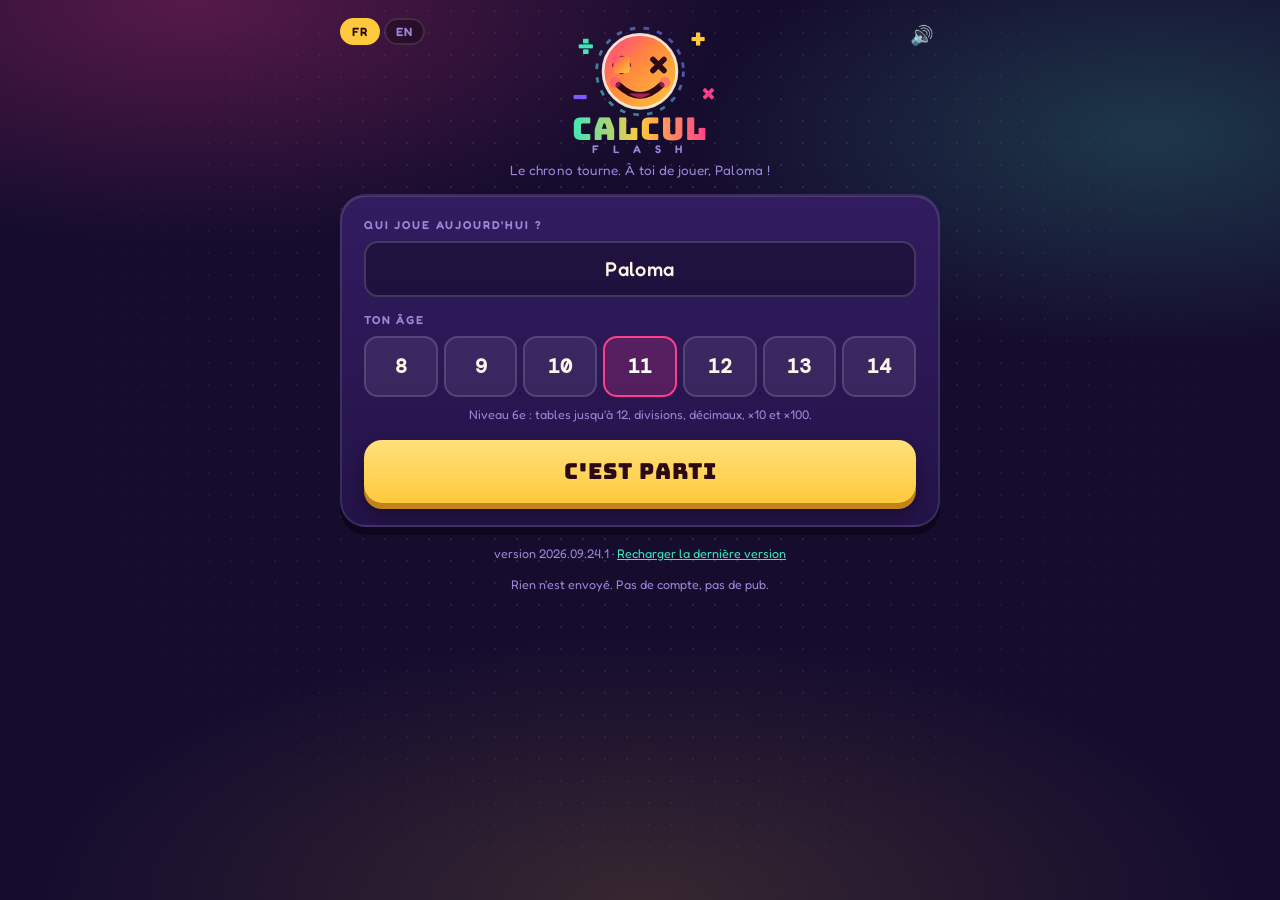
<file: index.html>
<!DOCTYPE html>
<html lang="fr">
<head>
<meta charset="UTF-8">
<meta name="viewport" content="width=device-width, initial-scale=1.0, maximum-scale=1.0, user-scalable=no">
<title>Calcul Flash</title>
<meta name="description" content="Arcade mental math in the browser. 60 seconds. Nothing is uploaded.">
<meta name="apple-mobile-web-app-capable" content="yes">
<meta name="mobile-web-app-capable" content="yes">
<meta name="apple-mobile-web-app-status-bar-style" content="black-translucent">
<meta name="apple-mobile-web-app-title" content="Calcul Flash">
<meta name="theme-color" content="#150C2E">
<meta name="color-scheme" content="dark">
<meta name="format-detection" content="telephone=no">
<meta name="referrer" content="no-referrer">
<meta http-equiv="Content-Security-Policy" content="default-src 'self'; script-src 'self'; style-src 'self'; font-src 'self'; worker-src 'self'; connect-src 'self'; img-src 'self'; media-src 'self'; manifest-src 'self'; base-uri 'none'; form-action 'none'; object-src 'none'">
<link rel="canonical" href="https://fschmutz.github.io/calcul-flash/">
<link rel="icon" href="assets/favicon.png" type="image/png">
<link rel="apple-touch-icon" href="assets/apple-touch-icon.png">
<link rel="manifest" href="manifest.webmanifest">
<meta property="og:title" content="Calcul Flash">
<meta property="og:description" content="60 seconds. How many can you get right?">
<meta property="og:type" content="website">
<meta property="og:url" content="https://fschmutz.github.io/calcul-flash/">
<meta name="twitter:card" content="summary">
<meta name="twitter:title" content="Calcul Flash">
<meta name="twitter:description" content="60 seconds. How many can you get right?">
<link rel="stylesheet" href="css/fonts.css">
<link rel="stylesheet" href="css/app.css">
</head>
<body>
<a class="skip" href="#who">Aller au jeu</a>
<noscript><p class="noscript-msg">Cette page a besoin de JavaScript pour poser les calculs.</p></noscript>
<canvas id="fx" aria-hidden="true"></canvas>
<div class="cabinet">
  <div class="update hide" id="updateBanner" role="status">
    <span id="updateText">Une nouvelle version est sur le serveur.</span>
    <button type="button" class="ghost" id="reloadBtn">Recharger la dernière version</button>
  </div>

  <div class="marquee">
    <div class="lang" role="group" aria-label="Langue">
      <button type="button" id="langFr" aria-pressed="true">FR</button>
      <button type="button" id="langEn" aria-pressed="false">EN</button>
    </div>
    <button type="button" class="mute" id="mute" aria-label="Couper le son">🔊</button>

<svg class="logo" viewBox="0 0 260 150" role="img" aria-label="Calcul Flash">
      <defs>
        <linearGradient id="gFace" x1="0" y1="0" x2="1" y2="1">
          <stop offset="0%"  stop-color="#FF3E8A"/>
          <stop offset="45%" stop-color="#FF8A3D"/>
          <stop offset="100%" stop-color="#FFC93C"/>
        </linearGradient>
        <linearGradient id="gWord" x1="0" y1="0" x2="1" y2="0">
          <stop offset="0%"  stop-color="#3EE7B8"/>
          <stop offset="50%" stop-color="#FFC93C"/>
          <stop offset="100%" stop-color="#FF3E8A"/>
        </linearGradient>
        <linearGradient id="gRing" x1="0" y1="1" x2="1" y2="0">
          <stop offset="0%"  stop-color="#3EE7B8"/>
          <stop offset="100%" stop-color="#7A5CFF"/>
        </linearGradient>
      </defs>

      <g class="face">
        <circle cx="130" cy="60" r="47" fill="none" stroke="url(#gRing)" stroke-width="3" stroke-dasharray="6 9" opacity=".65"/>
        <circle cx="130" cy="60" r="40" fill="url(#gFace)"/>
        <circle cx="130" cy="60" r="40" fill="none" stroke="#FFF4E8" stroke-width="3" opacity=".9"/>
        <!-- eyes: a plus and a times -->
        <g stroke="#2B0A16" stroke-width="6" stroke-linecap="round">
          <path d="M110 46 v14 M103 53 h14"/>
          <path d="M144 47 l12 12 M156 47 l-12 12"/>
        </g>
        <rect class="lid" x="101" y="44" width="18" height="18" rx="4" fill="url(#gFace)"/>
        <!-- smile -->
        <path d="M107 75 q23 22 46 0" fill="none" stroke="#2B0A16" stroke-width="7" stroke-linecap="round"/>
        <path d="M118 84 q12 9 24 0" fill="#FF3E8A" opacity=".55"/>
        <!-- cheeks -->
        <circle cx="103" cy="72" r="6" fill="#FF3E8A" opacity=".45"/>
        <circle cx="157" cy="72" r="6" fill="#FF3E8A" opacity=".45"/>
      </g>

      <!-- floating operators -->
      <text class="spark" x="62" y="42" font-family="Bungee, Impact, sans-serif" font-size="26" fill="#3EE7B8">÷</text>
      <text class="spark b" x="184" y="34" font-family="Bungee, Impact, sans-serif" font-size="24" fill="#FFC93C">+</text>
      <text class="spark" x="196" y="92" font-family="Bungee, Impact, sans-serif" font-size="22" fill="#FF3E8A">×</text>
      <text class="spark b" x="56" y="96" font-family="Bungee, Impact, sans-serif" font-size="24" fill="#7A5CFF">−</text>

      <text x="130" y="134" text-anchor="middle" font-family="Bungee, Impact, sans-serif" font-size="34"
            fill="url(#gWord)" letter-spacing="1">CALCUL</text>
      <text x="130" y="148" text-anchor="middle" font-family="Fredoka, Trebuchet MS, sans-serif" font-weight="600"
            font-size="12" fill="#9C86D6" letter-spacing="6">F L A S H</text>
    </svg>


    <p id="tagline">Le chrono tourne. À toi de jouer, Paloma !</p>
  </div>

  <section class="panel" id="who">
    <p class="eyebrow" id="whoEyebrow">Qui joue aujourd'hui ?</p>
    <input class="field" id="pname" type="text" maxlength="14" autocomplete="off"
           spellcheck="false" placeholder="Ton prénom" value="Paloma">
    <p class="eyebrow spaced" id="ageEyebrow">Ton âge</p>
    <div class="ages" id="ages">
      <button type="button" class="chip" data-age="8" aria-pressed="false">8</button>
      <button type="button" class="chip" data-age="9" aria-pressed="false">9</button>
      <button type="button" class="chip" data-age="10" aria-pressed="false">10</button>
      <button type="button" class="chip" data-age="11" aria-pressed="true">11</button>
      <button type="button" class="chip" data-age="12" aria-pressed="false">12</button>
      <button type="button" class="chip" data-age="13" aria-pressed="false">13</button>
      <button type="button" class="chip" data-age="14" aria-pressed="false">14</button>
    </div>
    <p class="hint" id="ageHint">Les calculs s'adaptent à ton âge.</p>
    <button type="button" class="play-btn" id="toSetup">C'EST PARTI</button>
  </section>

  <section class="panel hide" id="setup">
    <p class="eyebrow" id="setup1">1 — Choisis ton entraînement</p>
    <div class="chips" id="modes">
      <button type="button" class="chip" data-mode="tables" aria-pressed="true"><span id="mTables">Tables ×</span><small id="mTablesH">jusqu'à 12, et divisions</small></button>
      <button type="button" class="chip" data-mode="addsub" aria-pressed="false"><span id="mAddsub">Additions éclair</span><small id="mAddsubH">+ et − avec retenues</small></button>
      <button type="button" class="chip" data-mode="comp" aria-pressed="false"><span id="mComp">Compléments</span><small id="mCompH">à 100 et à 1000</small></button>
      <button type="button" class="chip" data-mode="deci" aria-pressed="false"><span id="mDeci">Décimaux</span><small id="mDeciH">×10, ×0,1, rangs, virgules, euros</small></button>
      <button type="button" class="chip" data-mode="frac" aria-pressed="false"><span id="mFrac">Fractions &amp; %</span><small id="mFracH">3/4 de 40, 25 % de 60</small></button>
      <button type="button" class="chip" data-mode="mes" aria-pressed="false"><span id="mMes">Mesures</span><small id="mMesH">m, kg, L, €, durées, aires</small></button>
      <button type="button" class="chip wide" data-mode="malin" aria-pressed="false"><span id="mMalin">Calcul malin</span><small id="mMalinH">× 5, × 9, × 11, × 25, carrés, doubles</small></button>
      <button type="button" class="chip wide" data-mode="mix" aria-pressed="false"><span id="mMix">Mélange total</span><small id="mMixH">les 7 familles, sans prévenir</small></button>
    </div>

    <p class="eyebrow spaced" id="diffEyebrow">2 — Niveau de difficulté</p>
    <div class="chips" id="diffs">
      <button type="button" class="chip" data-diff="facile" aria-pressed="false"><span id="dFacile">🙂 Facile</span><small id="dFacileH">petits nombres, 2 s de pénalité</small></button>
      <button type="button" class="chip" data-diff="moyen" aria-pressed="true"><span id="dMoyen">😃 Moyen</span><small id="dMoyenH">niveau 6e, 3 s de pénalité</small></button>
      <button type="button" class="chip wide" data-diff="expert" aria-pressed="false"><span id="dExpert">🤩 Expert</span><small id="dExpertH">gros nombres, nombres relatifs, 4 s de pénalité, points doublés</small></button>
    </div>

    <p class="eyebrow spaced" id="setup3">3 — Durée de la manche</p>
    <div class="row-3" id="durs">
      <button type="button" class="chip" data-dur="45" aria-pressed="false">45 s</button>
      <button type="button" class="chip" data-dur="60" aria-pressed="true">60 s</button>
      <button type="button" class="chip" data-dur="120" aria-pressed="false" id="dur2">2 min</button>
    </div>

    <button type="button" class="play-btn" id="start">JOUER</button>
    <button type="button" class="ghost" id="changePlayer">Changer de joueur</button>
  </section>

  <section class="panel hide" id="play">
    <div class="hud">
      <div class="hud-box"><div class="hud-label" id="lblTime">Temps</div><div class="hud-val time" id="time">60</div></div>
      <div class="hud-box"><div class="hud-label" id="lblScore">Score</div><div class="hud-val" id="score">0</div></div>
    </div>
    <div class="chrono"><progress id="bar" max="1000" value="1000"></progress></div>
    <div class="bumpers">
      <span class="lvl" id="lvl">Palier 1</span>
      <span class="bump" id="b0"></span><span class="bump" id="b1"></span><span class="bump" id="b2"></span>
      <span class="multi" id="multi">×2</span>
    </div>
    <div class="question" id="qcard">
      <div class="q-tag" id="qtag">Tables</div>
      <div class="q-text" id="qtext">7 × 8</div>
    </div>
    <div class="answer empty" id="ans">Tape ta réponse</div>
    <div class="choices hide" id="choices" role="group" aria-label="Touche la bonne réponse"></div>
    <div class="pad" id="pad">
      <button type="button" class="key" data-k="1">1</button><button type="button" class="key" data-k="2">2</button><button type="button" class="key" data-k="3">3</button>
      <button type="button" class="key fn" data-k="del">⌫</button>
      <button type="button" class="key" data-k="4">4</button><button type="button" class="key" data-k="5">5</button><button type="button" class="key" data-k="6">6</button>
      <button type="button" class="key fn" data-k=",">,</button>
      <button type="button" class="key" data-k="7">7</button><button type="button" class="key" data-k="8">8</button><button type="button" class="key" data-k="9">9</button>
      <button type="button" class="key go" data-k="ok" id="keyOk">OK</button>
      <button type="button" class="key zero" data-k="0">0</button>
      <button type="button" class="key fn" data-k="neg" aria-label="Nombre négatif">±</button>
    </div>
  </section>

  <section class="panel hide" id="over">
    <div class="celeb hide" id="celeb">
      <span class="icon" id="celebIcon">🎆</span>
      <b id="celebTitle"></b>
      <em id="celebSub"></em>
    </div>
    <div class="score-big" id="finalScore">0</div>
    <div class="score-cap" id="finalCap">points</div>
    <div class="stats">
      <div class="stat"><b id="sGood">0</b><span id="lblGood">justes</span></div>
      <div class="stat"><b id="sAcc">0%</b><span id="lblAcc">réussite</span></div>
      <div class="stat"><b id="sSpeed">0,0s</b><span id="lblSpeed">par calcul</span></div>
    </div>
    <div class="challenge" id="challenge">
      <p class="eyebrow flush" id="chalEyebrow">Les défis de cette manche</p>
      <div class="tags" id="chalTags"></div>
      <ul class="fams" id="famList"></ul>
    </div>
    <p class="praise" id="praise"></p>
    <div class="recap hide" id="recap">
      <p class="eyebrow flush" id="recapEyebrow">À revoir tranquillement</p>
      <ul id="recapList"></ul>
    </div>
    <button type="button" class="play-btn" id="again">REJOUER</button>
    <button type="button" class="ghost" id="back">Changer d'entraînement</button>
  </section>
</div>
<footer class="foot">
  <p class="ver"><span id="verLabel">version</span> <span id="verNum"></span>
  · <button type="button" class="linkish" id="reloadLatest">Recharger la dernière version</button></p>
  <p id="privacyLine">Rien n'est envoyé. Pas de compte, pas de pub.</p>
</footer>
<script type="module" src="js/app.js"></script>
</body>
</html>
</file>
<file: css/fonts.css>
/* Self-hosted OFL: Bungee, Fredoka, DM Mono. Never load fonts.googleapis.com. */
@font-face {
  font-family: "Bungee";
  font-style: normal;
  font-weight: 400;
  font-display: swap;
  src: url("../fonts/bungee-latin-400.woff2") format("woff2");
}
@font-face {
  font-family: "Fredoka";
  font-style: normal;
  font-weight: 400;
  font-display: swap;
  src: url("../fonts/fredoka-latin-400.woff2") format("woff2");
}
@font-face {
  font-family: "Fredoka";
  font-style: normal;
  font-weight: 500;
  font-display: swap;
  src: url("../fonts/fredoka-latin-500.woff2") format("woff2");
}
@font-face {
  font-family: "Fredoka";
  font-style: normal;
  font-weight: 600;
  font-display: swap;
  src: url("../fonts/fredoka-latin-600.woff2") format("woff2");
}
@font-face {
  font-family: "Fredoka";
  font-style: normal;
  font-weight: 700;
  font-display: swap;
  src: url("../fonts/fredoka-latin-700.woff2") format("woff2");
}
@font-face {
  font-family: "DM Mono";
  font-style: normal;
  font-weight: 500;
  font-display: swap;
  src: url("../fonts/dmmono-latin-500.woff2") format("woff2");
}
</file>
<file: css/app.css>
:root{
  --cabinet:#150C2E;
  --panel:#241348;
  --panel-2:#311C60;
  --pink:#FF3E8A;
  --sun:#FFC93C;
  --mint:#3EE7B8;
  --cream:#FFF4E8;
  --dim:#9C86D6;
}
*{box-sizing:border-box;-webkit-tap-highlight-color:transparent}
button,.chip,.key,.field{touch-action:manipulation}
button,.marquee,.question,.answer,.hud,.stat{
  -webkit-user-select:none;user-select:none;
}
html,body{margin:0;padding:0;min-height:100%;overscroll-behavior:none;-webkit-text-size-adjust:100%}
body{
  padding:calc(14px + env(safe-area-inset-top)) 12px calc(28px + env(safe-area-inset-bottom));
  background:
    radial-gradient(70% 45% at 15% 0%, rgba(255,62,138,.28), transparent 60%),
    radial-gradient(60% 40% at 90% 15%, rgba(62,231,184,.20), transparent 60%),
    radial-gradient(80% 50% at 50% 100%, rgba(255,201,60,.14), transparent 60%),
    var(--cabinet);
  background-attachment:fixed;
  font-family:'Fredoka','Trebuchet MS',sans-serif;
  color:var(--cream);
  display:flex;flex-direction:column;align-items:center;
}
body::before{
  content:"";position:fixed;inset:0;pointer-events:none;opacity:.30;
  background-image:radial-gradient(rgba(255,255,255,.5) 1px, transparent 1px);
  background-size:22px 22px;
  mask-image:radial-gradient(circle at 50% 40%, black, transparent 75%);
  -webkit-mask-image:radial-gradient(circle at 50% 40%, black, transparent 75%);
}
.skip{
  position:absolute;left:-999px;top:8px;background:var(--sun);color:#2B0A16;
  padding:8px 12px;border-radius:8px;z-index:20;font-weight:600;
}
.skip:focus{left:12px}
.noscript-msg{max-width:480px;text-align:center;color:var(--sun)}
.cabinet{width:100%;max-width:480px;position:relative;z-index:1}

.update{
  display:flex;gap:10px;align-items:center;justify-content:space-between;flex-wrap:wrap;
  background:rgba(255,201,60,.16);border:2px solid var(--sun);border-radius:14px;
  padding:10px 12px;margin-bottom:12px;font-size:14px;
}
.update .ghost{margin-top:0;width:auto;padding:8px 14px}

.lang{
  display:flex;gap:4px;position:absolute;top:2px;left:0;
}
.lang button{
  font-family:'Fredoka',sans-serif;font-weight:600;font-size:12px;letter-spacing:.08em;
  color:var(--dim);background:rgba(0,0,0,.28);border:2px solid rgba(255,255,255,.12);
  border-radius:99px;padding:4px 10px;cursor:pointer;
}
.lang button[aria-pressed="true"]{color:#2B0A16;background:var(--sun);border-color:var(--sun)}

.logo{display:block;margin:0 auto 6px;width:clamp(180px,52vw,240px);height:auto;overflow:visible}
.logo .face{transform-origin:50% 46%;animation:bob 3.4s ease-in-out infinite}
@keyframes bob{0%,100%{transform:translateY(0) rotate(-2deg)}50%{transform:translateY(-5px) rotate(2deg)}}
.logo .lid{transform-origin:center;animation:wink 5.5s ease-in-out infinite}
@keyframes wink{0%,90%,100%{transform:scaleY(0)}94%{transform:scaleY(1)}}
.logo .spark{animation:twink 2.2s ease-in-out infinite}
.logo .spark.b{animation-delay:.9s}
@keyframes twink{0%,100%{opacity:.25;transform:scale(.8)}50%{opacity:1;transform:scale(1.15)}}

.marquee{text-align:center;margin:2px 0 16px;position:relative}
.marquee h1{
  font-family:'Bungee',sans-serif;font-weight:400;margin:0;
  font-size:clamp(30px,9vw,44px);line-height:1;letter-spacing:.5px;
  color:var(--sun);
  text-shadow:0 3px 0 #B0292E, 0 6px 0 rgba(0,0,0,.35), 0 0 26px rgba(255,201,60,.45);
}
.marquee h1 span{color:var(--pink);text-shadow:0 3px 0 #7A1140,0 6px 0 rgba(0,0,0,.35),0 0 26px rgba(255,62,138,.5)}
.marquee p{margin:8px 0 0;color:var(--dim);font-size:13.5px;letter-spacing:.3px}

.panel{
  background:linear-gradient(180deg,var(--panel-2),var(--panel));
  border:2px solid rgba(255,255,255,.10);
  border-radius:22px;padding:16px;
  box-shadow:0 8px 0 rgba(0,0,0,.35), inset 0 1px 0 rgba(255,255,255,.14);
}
.eyebrow{font-size:11.5px;letter-spacing:.16em;text-transform:uppercase;color:var(--dim);margin:0 0 9px;font-weight:600}
.eyebrow.spaced{margin-top:16px}
.eyebrow.flush{margin:0}

.field{
  width:100%;font-family:'Fredoka',sans-serif;font-size:20px;font-weight:500;color:var(--cream);
  background:rgba(0,0,0,.30);border:2px solid rgba(255,255,255,.16);border-radius:14px;
  padding:14px 16px;text-align:center;letter-spacing:.02em;
}
.field::placeholder{color:var(--dim);font-weight:400;font-size:16px}
.field:focus{border-color:var(--mint);outline:none}
.ages{display:grid;grid-template-columns:repeat(7,1fr);gap:6px}
.ages .chip{text-align:center;padding:14px 0;font-family:'DM Mono',monospace;font-size:17px}
.hint{color:var(--dim);font-size:12.5px;margin:9px 0 0;text-align:center;line-height:1.4}

.chips{display:grid;grid-template-columns:1fr 1fr;gap:9px}
.chip{
  font-family:inherit;font-size:15px;font-weight:600;color:var(--cream);
  background:rgba(255,255,255,.07);border:2px solid rgba(255,255,255,.14);
  border-radius:14px;padding:12px 10px;cursor:pointer;text-align:left;line-height:1.15;
  transition:transform .12s, background .12s, border-color .12s;
}
.chip small{display:block;font-size:11.5px;font-weight:400;color:var(--dim);margin-top:3px}
.chip[aria-pressed="true"]{background:rgba(255,62,138,.20);border-color:var(--pink);color:#fff}
.chip[aria-pressed="true"] small{color:#FFB6D0}
.chip:active{transform:scale(.97)}
.chip.wide{grid-column:1 / -1}
.row-3{display:grid;grid-template-columns:repeat(3,1fr);gap:9px}
.row-3 .chip{text-align:center;font-size:14px}

.play-btn{
  width:100%;margin-top:16px;font-family:'Bungee',sans-serif;font-size:22px;letter-spacing:1px;
  color:#2B0A16;background:linear-gradient(180deg,#FFE07A,var(--sun));
  border:none;border-radius:18px;padding:17px;cursor:pointer;
  box-shadow:0 6px 0 #C2841A, 0 12px 20px rgba(0,0,0,.35);
  transition:transform .09s, box-shadow .09s;
}
.play-btn:active{transform:translateY(5px);box-shadow:0 1px 0 #C2841A}

.hud{display:flex;align-items:center;gap:12px;margin-bottom:12px}
.hud-box{flex:1;background:rgba(0,0,0,.28);border-radius:14px;padding:8px 12px;border:2px solid rgba(255,255,255,.08)}
.hud-label{font-size:10px;letter-spacing:.16em;text-transform:uppercase;color:var(--dim);font-weight:600}
.hud-val{font-family:'DM Mono',monospace;font-size:26px;line-height:1.1;color:var(--mint)}
.hud-val.time{color:var(--sun)}
.hud-val.time.low{color:var(--pink);animation:tick .6s steps(2,end) infinite}
@keyframes tick{50%{opacity:.35}}

.chrono{
  height:12px;background:rgba(0,0,0,.35);border-radius:99px;overflow:hidden;margin-bottom:16px;
  border:2px solid rgba(255,255,255,.08);
}
.chrono progress{
  display:block;width:100%;height:100%;border:none;background:transparent;
  -webkit-appearance:none;appearance:none;
}
.chrono progress::-webkit-progress-bar{background:transparent}
.chrono progress::-webkit-progress-value{
  background:linear-gradient(90deg,var(--mint),var(--sun));
}
.chrono progress.low::-webkit-progress-value{
  background:linear-gradient(90deg,var(--pink),#FF7A3D);
}
.chrono progress::-moz-progress-bar{
  background:linear-gradient(90deg,var(--mint),var(--sun));
}
.chrono progress.low::-moz-progress-bar{
  background:linear-gradient(90deg,var(--pink),#FF7A3D);
}

.bumpers{display:flex;align-items:center;justify-content:center;gap:10px;margin-bottom:14px;height:34px;position:relative}
.lvl{position:absolute;left:2px;top:50%;transform:translateY(-50%);font-size:11px;font-weight:600;
     letter-spacing:.1em;text-transform:uppercase;color:var(--dim);background:rgba(0,0,0,.28);
     border-radius:99px;padding:5px 10px;transition:.2s}
.lvl.up{color:#2B0A16;background:var(--sun);transform:translateY(-50%) scale(1.08)}
.bump{width:15px;height:15px;border-radius:50%;background:rgba(255,255,255,.10);border:2px solid rgba(255,255,255,.14);transition:.18s}
.bump.on{background:var(--mint);border-color:var(--mint);box-shadow:0 0 14px var(--mint);transform:scale(1.2)}
.multi{
  font-family:'Bungee',sans-serif;font-size:16px;color:var(--sun);opacity:0;transform:scale(.6);
  transition:.2s;text-shadow:0 0 16px rgba(255,201,60,.7);margin-left:4px;
}
.multi.on{opacity:1;transform:scale(1)}

.question{
  background:linear-gradient(180deg,#FFFDF7,#F3E7D6);color:#1B0F33;
  border-radius:18px;padding:22px 14px;text-align:center;
  box-shadow:0 6px 0 rgba(0,0,0,.32), inset 0 -3px 0 rgba(0,0,0,.06);
  margin-bottom:12px;
  min-height:118px;display:flex;flex-direction:column;justify-content:center;
}
.q-text{font-family:'DM Mono',monospace;font-size:clamp(30px,10vw,44px);font-weight:500;letter-spacing:1px;
        overflow-wrap:break-word;line-height:1.15}
/* Worded prompts (place value, rounding) stay on the card instead of spilling off it. */
.q-text.long{font-size:clamp(21px,6.2vw,28px);letter-spacing:.5px}
.q-text.xlong{font-size:clamp(17px,5vw,23px);letter-spacing:0;line-height:1.25}
.q-tag{font-size:11px;letter-spacing:.14em;text-transform:uppercase;color:#8B6FC4;font-weight:600;margin-bottom:8px}
.question.in{animation:slidein .22s ease-out}
@keyframes slidein{from{opacity:0;transform:translateX(26px) rotate(1.5deg)}to{opacity:1;transform:none}}
.question.good{animation:pop .3s ease-out}
@keyframes pop{0%{transform:scale(1)}40%{transform:scale(1.05);box-shadow:0 6px 0 rgba(0,0,0,.32),0 0 34px var(--mint)}100%{transform:scale(1)}}
.question.bad{animation:shake .32s}
@keyframes shake{0%,100%{transform:translateX(0)}20%{transform:translateX(-9px)}40%{transform:translateX(9px)}60%{transform:translateX(-6px)}80%{transform:translateX(6px)}}

.answer{
  height:56px;border-radius:14px;background:rgba(0,0,0,.30);border:2px dashed rgba(255,255,255,.22);
  display:flex;align-items:center;justify-content:center;margin-bottom:12px;
  font-family:'DM Mono',monospace;font-size:30px;color:#fff;letter-spacing:2px;
}
.answer.empty{color:var(--dim);font-size:15px;letter-spacing:.06em;font-family:'Fredoka',sans-serif}
.answer.bad{border-color:var(--pink);color:var(--pink)}

/* Multiple choice: one tap answers, so the keys are as big as the card above them. */
.choices{display:grid;grid-template-columns:repeat(auto-fit,minmax(0,1fr));gap:11px}
.choice{
  font-family:'DM Mono',monospace;font-size:clamp(26px,8vw,34px);font-weight:500;letter-spacing:1px;
  color:var(--cream);background:linear-gradient(180deg,#4A2A85,#341C66);
  border:2px solid rgba(255,255,255,.16);border-radius:16px;
  min-height:96px;padding:18px 10px;cursor:pointer;box-shadow:0 5px 0 rgba(0,0,0,.42);
  transition:transform .07s, box-shadow .07s;
}
.choice:active{transform:translateY(5px);box-shadow:0 0 0 rgba(0,0,0,.42)}
.choice.picked{background:linear-gradient(180deg,#4BF0C2,var(--mint));color:#0A2E24;border-color:var(--mint)}
.choice.missed{background:linear-gradient(180deg,#FF6BA6,var(--pink));color:#2B0A16;border-color:var(--pink)}

.pad{display:grid;grid-template-columns:repeat(4,1fr);gap:9px}
.key{
  font-family:'DM Mono',monospace;font-size:25px;color:var(--cream);
  background:linear-gradient(180deg,#3D2472,#2C1857);
  border:2px solid rgba(255,255,255,.12);border-radius:14px;
  padding:14px 0;cursor:pointer;box-shadow:0 4px 0 rgba(0,0,0,.4);
  transition:transform .07s, box-shadow .07s;
}
.key:active{transform:translateY(4px);box-shadow:0 0 0 rgba(0,0,0,.4)}
.key.fn{font-family:'Fredoka',sans-serif;font-size:17px;font-weight:600;background:linear-gradient(180deg,#4A2A85,#341C66)}
.key.go{
  grid-column:4;grid-row:3 / span 2;background:linear-gradient(180deg,#4BF0C2,var(--mint));color:#0A2E24;
  box-shadow:0 4px 0 #1D9C7B;font-family:'Fredoka',sans-serif;font-weight:700;font-size:16px;
}
.key.zero{grid-column:1 / span 2}

.score-big{font-family:'Bungee',sans-serif;font-size:64px;line-height:1;text-align:center;color:var(--sun);text-shadow:0 4px 0 #B0292E,0 0 30px rgba(255,201,60,.4)}
.score-cap{text-align:center;color:var(--dim);font-size:12px;letter-spacing:.16em;text-transform:uppercase;font-weight:600;margin-bottom:14px}
.stats{display:grid;grid-template-columns:repeat(3,1fr);gap:9px;margin-bottom:16px}
.stat{background:rgba(0,0,0,.26);border-radius:14px;padding:10px 6px;text-align:center}
.stat b{display:block;font-family:'DM Mono',monospace;font-size:21px;color:var(--mint)}
.stat span{font-size:10.5px;color:var(--dim);letter-spacing:.08em;text-transform:uppercase}
.recap{background:rgba(0,0,0,.26);border-radius:14px;padding:12px;margin-bottom:14px}
.recap ul{list-style:none;margin:6px 0 0;padding:0}
.recap li{display:flex;justify-content:space-between;align-items:center;font-family:'DM Mono',monospace;font-size:15px;padding:7px 2px;border-bottom:1px solid rgba(255,255,255,.07)}
.recap li:last-child{border:none}
.recap li b{color:var(--mint)}
.recap li s{color:var(--pink);text-decoration-thickness:2px;margin-left:8px;font-size:13px}
.recap li em{color:var(--sun);font-style:normal;font-size:12.5px;font-family:'Fredoka',sans-serif}
.praise{text-align:center;font-size:15px;color:var(--cream);margin:0 0 14px;line-height:1.45}
.ghost{
  width:100%;margin-top:9px;font-family:'Fredoka',sans-serif;font-weight:600;font-size:15px;color:var(--cream);
  background:rgba(255,255,255,.07);border:2px solid rgba(255,255,255,.16);border-radius:14px;padding:13px;cursor:pointer;
}
.ghost:active{transform:scale(.98)}

.mute{position:absolute;top:2px;right:0;background:none;border:none;color:var(--dim);font-size:19px;cursor:pointer;padding:6px}
.hide{display:none !important}

#fx{position:fixed;inset:0;width:100%;height:100%;pointer-events:none;z-index:9}
.celeb{text-align:center;margin:0 0 10px;animation:celebIn .5s cubic-bezier(.2,1.6,.4,1)}
@keyframes celebIn{from{opacity:0;transform:scale(.5) rotate(-6deg)}to{opacity:1;transform:none}}
.celeb .icon{font-size:44px;line-height:1;display:block}
.celeb b{display:block;font-family:'Bungee',sans-serif;font-size:19px;letter-spacing:.5px;margin-top:4px}
.celeb em{display:block;font-style:normal;font-size:13px;color:var(--dim);margin-top:3px}
.celeb.or b{color:var(--sun);text-shadow:0 0 20px rgba(255,201,60,.6)}
.celeb.arg b{color:var(--mint);text-shadow:0 0 18px rgba(62,231,184,.5)}
.celeb.bro b{color:#FFA45C}

.challenge{background:rgba(0,0,0,.26);border-radius:14px;padding:12px;margin-bottom:14px}
.tags{display:flex;flex-wrap:wrap;gap:6px;margin:8px 0 0}
.tags span{font-size:12px;font-weight:600;padding:5px 10px;border-radius:99px;
           background:rgba(255,255,255,.09);border:1px solid rgba(255,255,255,.14);color:var(--cream)}
.tags span.hi{background:rgba(255,62,138,.22);border-color:var(--pink)}
.fams{list-style:none;margin:11px 0 0;padding:0}
.fams li{display:flex;justify-content:space-between;align-items:center;font-size:13.5px;padding:6px 2px;
         border-bottom:1px solid rgba(255,255,255,.07)}
.fams li:last-child{border:none}
.fams b{font-family:'DM Mono',monospace;font-size:14px}
.fams .ok{color:var(--mint)} .fams .mid{color:var(--sun)} .fams .ko{color:var(--pink)}
.dim-sm{color:var(--dim);font-size:12px}

.foot{
  width:100%;max-width:480px;position:relative;z-index:1;
  margin-top:18px;text-align:center;color:var(--dim);font-size:12.5px;line-height:1.5;
}
.foot .linkish{
  background:none;border:none;color:var(--mint);font:inherit;cursor:pointer;text-decoration:underline;
  padding:0;
}
.ver{margin:0 0 4px}

:focus-visible{outline:3px solid var(--sun);outline-offset:2px}
@media (min-width:700px) and (min-height:700px){
  .cabinet{max-width:600px}
  .foot{max-width:600px}
  .panel{padding:22px;border-radius:26px}
  .key{font-size:32px;padding:20px 0}
  .key.fn{font-size:22px}
  .key.go{font-size:20px}
  .question{min-height:150px}
  .q-text{font-size:56px}
  .q-text.long{font-size:34px}
  .q-text.xlong{font-size:27px}
  .answer{height:70px;font-size:38px}
  .choice{font-size:44px;min-height:132px}
  .hud-val{font-size:32px}
  .chip{font-size:17px;padding:15px 13px}
  .ages .chip{font-size:20px;padding:17px 0}
  .score-big{font-size:78px}
}
@media (prefers-reduced-motion:reduce){*{animation:none !important;transition:none !important}}
</file>
